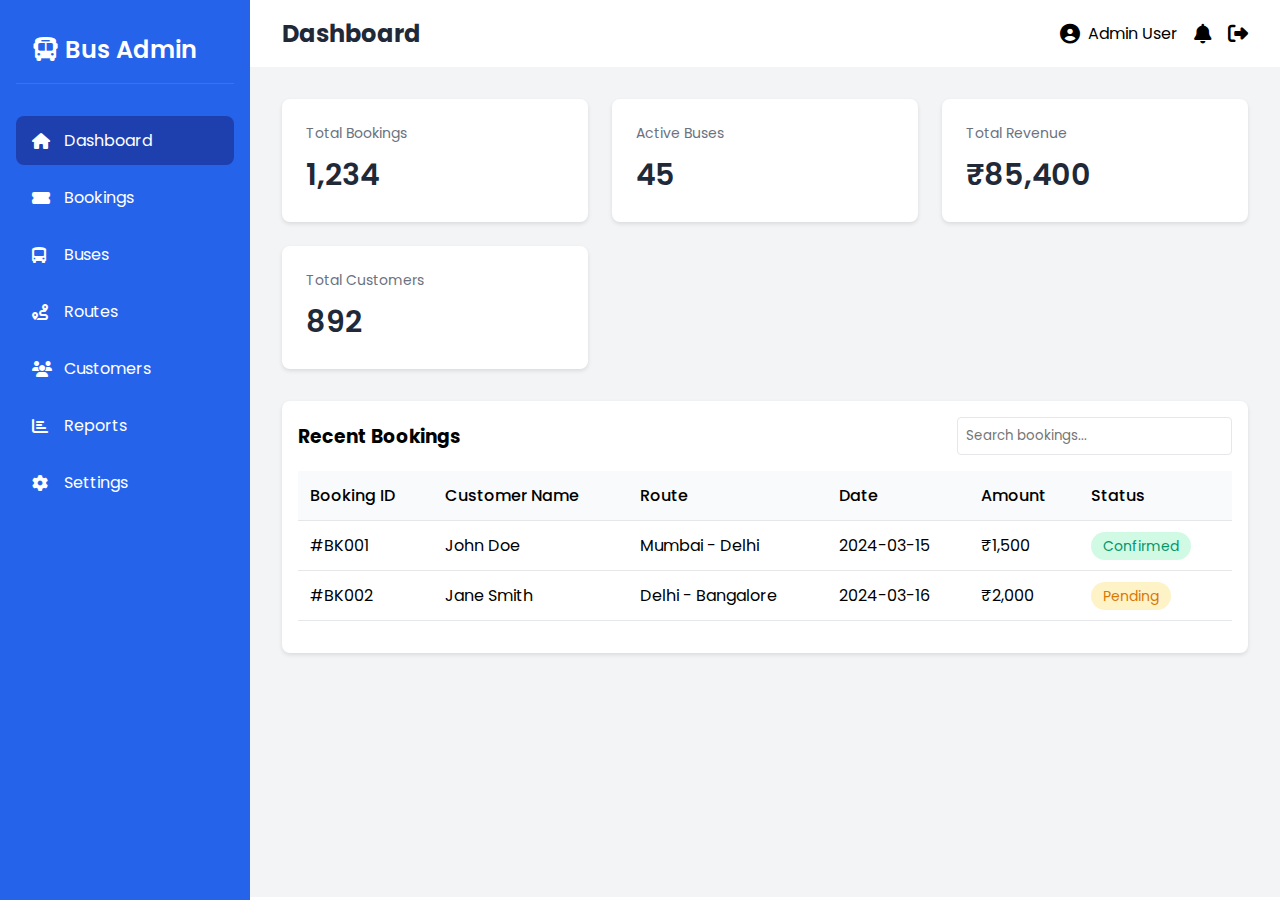
<file: AdminSide/web/AdminPanal/index.html>
<!DOCTYPE html>
<html lang="en">
<head>
    <meta charset="UTF-8">
    <meta name="viewport" content="width=device-width, initial-scale=1.0">
    <title>Bus Reservation Admin Panel</title>
    <!-- Font Awesome CDN -->
    <link rel="stylesheet" href="https://cdnjs.cloudflare.com/ajax/libs/font-awesome/6.5.1/css/all.min.css">
    <!-- Google Fonts -->
    <link href="https://fonts.googleapis.com/css2?family=Poppins:wght@300;400;500;600&display=swap" rel="stylesheet">
    <style>
        * {
            margin: 0;
            padding: 0;
            box-sizing: border-box;
            font-family: 'Poppins', sans-serif;
        }

        :root {
            --primary-color: #2563eb;
            --secondary-color: #1e40af;
            --text-color: #1f2937;
            --light-bg: #f3f4f6;
            --sidebar-width: 250px;
        }

        .container {
            display: flex;
            min-height: 100vh;
        }

        /* Sidebar Styles */
        .sidebar {
            width: var(--sidebar-width);
            background-color: var(--primary-color);
            color: white;
            padding: 1rem;
            position: fixed;
            height: 100vh;
        }

        .logo {
            padding: 1rem;
            font-size: 1.5rem;
            font-weight: 600;
            border-bottom: 1px solid rgba(255, 255, 255, 0.1);
        }

        .nav-links {
            margin-top: 2rem;
            list-style: none;
        }

        .nav-links li {
            margin-bottom: 0.5rem;
        }

        .nav-links a {
            color: white;
            text-decoration: none;
            padding: 0.75rem 1rem;
            display: flex;
            align-items: center;
            border-radius: 0.5rem;
            transition: all 0.3s;
        }

        .nav-links a:hover {
            background-color: var(--secondary-color);
        }

        .nav-links i {
            margin-right: 0.75rem;
            width: 20px;
        }

        /* Header Styles */
        .main-content {
            margin-left: var(--sidebar-width);
            flex: 1;
        }

        .header {
            background-color: white;
            padding: 1rem 2rem;
            box-shadow: 0 2px 4px rgba(0, 0, 0, 0.1);
            display: flex;
            justify-content: space-between;
            align-items: center;
        }

        .header-left h2 {
            color: var(--text-color);
        }

        .header-right {
            display: flex;
            align-items: center;
            gap: 1rem;
        }

        .user-profile {
            display: flex;
            align-items: center;
            gap: 0.5rem;
        }

        /* Main Content Area */
        .content {
            padding: 2rem;
            background-color: var(--light-bg);
            min-height: calc(100vh - 70px);
        }

        /* Add styles for active link */
        .nav-links a.active {
            background-color: var(--secondary-color);
        }

        /* Add loading indicator styles */
        .loading {
            display: none;
            text-align: center;
            padding: 2rem;
        }

        .loading i {
            color: var(--primary-color);
            font-size: 2rem;
        }

        /* Dashboard Styles */
        .dashboard-cards {
            display: grid;
            grid-template-columns: repeat(auto-fit, minmax(250px, 1fr));
            gap: 1.5rem;
            margin-bottom: 2rem;
        }

        .card {
            background: white;
            padding: 1.5rem;
            border-radius: 8px;
            box-shadow: 0 2px 4px rgba(0, 0, 0, 0.1);
        }

        .card-title {
            color: #6b7280;
            font-size: 0.875rem;
            margin-bottom: 0.5rem;
        }

        .card-value {
            font-size: 1.875rem;
            font-weight: 600;
            color: var(--text-color);
        }

        /* Table Styles */
        .content-table {
            background: white;
            padding: 1.5rem;
            border-radius: 8px;
            box-shadow: 0 2px 4px rgba(0, 0, 0, 0.1);
            margin-top: 1.5rem;
        }

        table {
            width: 100%;
            border-collapse: collapse;
        }

        th, td {
            padding: 0.75rem;
            text-align: left;
            border-bottom: 1px solid #e5e7eb;
        }

        th {
            background-color: #f9fafb;
            font-weight: 500;
        }

        /* Button Styles */
        .action-button {
            background: var(--primary-color);
            color: white;
            padding: 0.5rem 1rem;
            border-radius: 4px;
            border: none;
            cursor: pointer;
            margin-bottom: 1rem;
        }

        .status-badge {
            padding: 0.25rem 0.75rem;
            border-radius: 9999px;
            font-size: 0.875rem;
        }

        .status-active {
            background: #d1fae5;
            color: #059669;
        }

        .status-pending {
            background: #fef3c7;
            color: #d97706;
        }

        /* Responsive Table Styles */
        .table-responsive {
            overflow-x: auto;
            -webkit-overflow-scrolling: touch;
            margin-bottom: 1rem;
        }

        .content-table {
            background: white;
            padding: 1rem;
            border-radius: 8px;
            box-shadow: 0 2px 4px rgba(0, 0, 0, 0.1);
            margin-top: 1rem;
        }

        .table-header {
            display: flex;
            justify-content: space-between;
            align-items: center;
            margin-bottom: 1rem;
            flex-wrap: wrap;
            gap: 1rem;
        }

        .search-input {
            padding: 0.5rem;
            border: 1px solid #e5e7eb;
            border-radius: 4px;
            min-width: 250px;
        }

        .action-button {
            background: var(--primary-color);
            color: white;
            padding: 0.5rem 1rem;
            border-radius: 4px;
            border: none;
            cursor: pointer;
            display: inline-flex;
            align-items: center;
            gap: 0.5rem;
        }

        .status-badge {
            padding: 0.25rem 0.75rem;
            border-radius: 9999px;
            font-size: 0.875rem;
        }

        .main-content{
            overflow-x: auto;
        }

        .status-active { background: #d1fae5; color: #059669; }
        .status-pending { background: #fef3c7; color: #d97706; }
        .status-cancelled { background: #fee2e2; color: #dc2626; }

        .action-icons {
            display: flex;
            gap: 0.5rem;
        }

        .action-icons i {
            cursor: pointer;
            padding: 0.25rem;
        }

        .action-icons i:hover {
            color: var(--primary-color);
        }

        /* Responsive adjustments */
        @media (max-width: 768px) {
            .dashboard-cards {
                grid-template-columns: repeat(auto-fit, minmax(200px, 1fr));
            }

            .content {
                padding: 1rem;
            }

            .header {
                padding: 1rem;
            }

            .table-header {
                flex-direction: column;
                align-items: stretch;
            }

            .search-input {
                width: 100%;
            }
        }
    </style>
</head>
<body>
    <div class="container">
        <!-- Sidebar -->
        <div class="sidebar">
            <div class="logo">
                <i class="fas fa-bus"></i> Bus Admin
            </div>
            <ul class="nav-links">
                <li><a href="#" data-page="pages/dashboard.html" class="active"><i class="fas fa-home"></i> Dashboard</a></li>
                <li><a href="#" data-page="pages/bookings.html"><i class="fas fa-ticket-alt"></i> Bookings</a></li>
                <li><a href="#" data-page="pages/buses.html"><i class="fas fa-bus-alt"></i> Buses</a></li>
                <li><a href="#" data-page="pages/routes.html"><i class="fas fa-route"></i> Routes</a></li>
                <li><a href="#" data-page="pages/customers.html"><i class="fas fa-users"></i> Customers</a></li>
                <li><a href="#" data-page="pages/reports.html"><i class="fas fa-chart-bar"></i> Reports</a></li>
                <li><a href="#" data-page="pages/settings.html"><i class="fas fa-cog"></i> Settings</a></li>
            </ul>
        </div>

        <!-- Main Content -->
        <div class="main-content">
            <!-- Header -->
            <div class="header">
                <div class="header-left">
                    <h2 id="page-title">Dashboard</h2>
                </div>
                <div class="header-right">
                    <div class="user-profile">
                        <i class="fas fa-user-circle fa-lg"></i>
                        <span>Admin User</span>
                    </div>
                    <i class="fas fa-bell fa-lg"></i>
                    <i class="fas fa-sign-out-alt fa-lg"></i>
                </div>
            </div>

            <!-- Content Area -->
            <div class="content">
                <div id="main-content"></div>
            </div>
        </div>
    </div>

    <script>
        document.addEventListener('DOMContentLoaded', function() {
            const navLinks = document.querySelectorAll('.nav-links a');
            const mainContent = document.getElementById('main-content');
            const pageTitle = document.getElementById('page-title');

            async function loadContent(pageUrl) {
                try {
                    const response = await fetch(pageUrl);
                    if (!response.ok) {
                        throw new Error(`HTTP error! status: ${response.status}`);
                    }
                    const content = await response.text();
                    mainContent.innerHTML = content;

                    // Update page title
                    const pageName = pageUrl.split('/').pop().replace('.html', '');
                    pageTitle.textContent = pageName.charAt(0).toUpperCase() + pageName.slice(1);

                } catch (error) {
                    mainContent.innerHTML = `
                        <div style="text-align: center; color: red; padding: 2rem;">
                            <i class="fas fa-exclamation-triangle"></i>
                            <p>Error loading content. Please try again.</p>
                            <small>${error.message}</small>
                        </div>
                    `;
                    console.error('Error:', error);
                }
            }

            // Add click event listeners to all navigation links
            navLinks.forEach(link => {
                link.addEventListener('click', (e) => {
                    e.preventDefault();
                    
                    // Remove active class from all links
                    navLinks.forEach(l => l.classList.remove('active'));
                    
                    // Add active class to clicked link
                    link.classList.add('active');
                    
                    // Load the corresponding content
                    const pageUrl = link.getAttribute('data-page');
                    loadContent(pageUrl);
                });
            });

            // Load dashboard by default
            loadContent('pages/dashboard.html');
        });
    </script>
</body>
</html>
</file>
